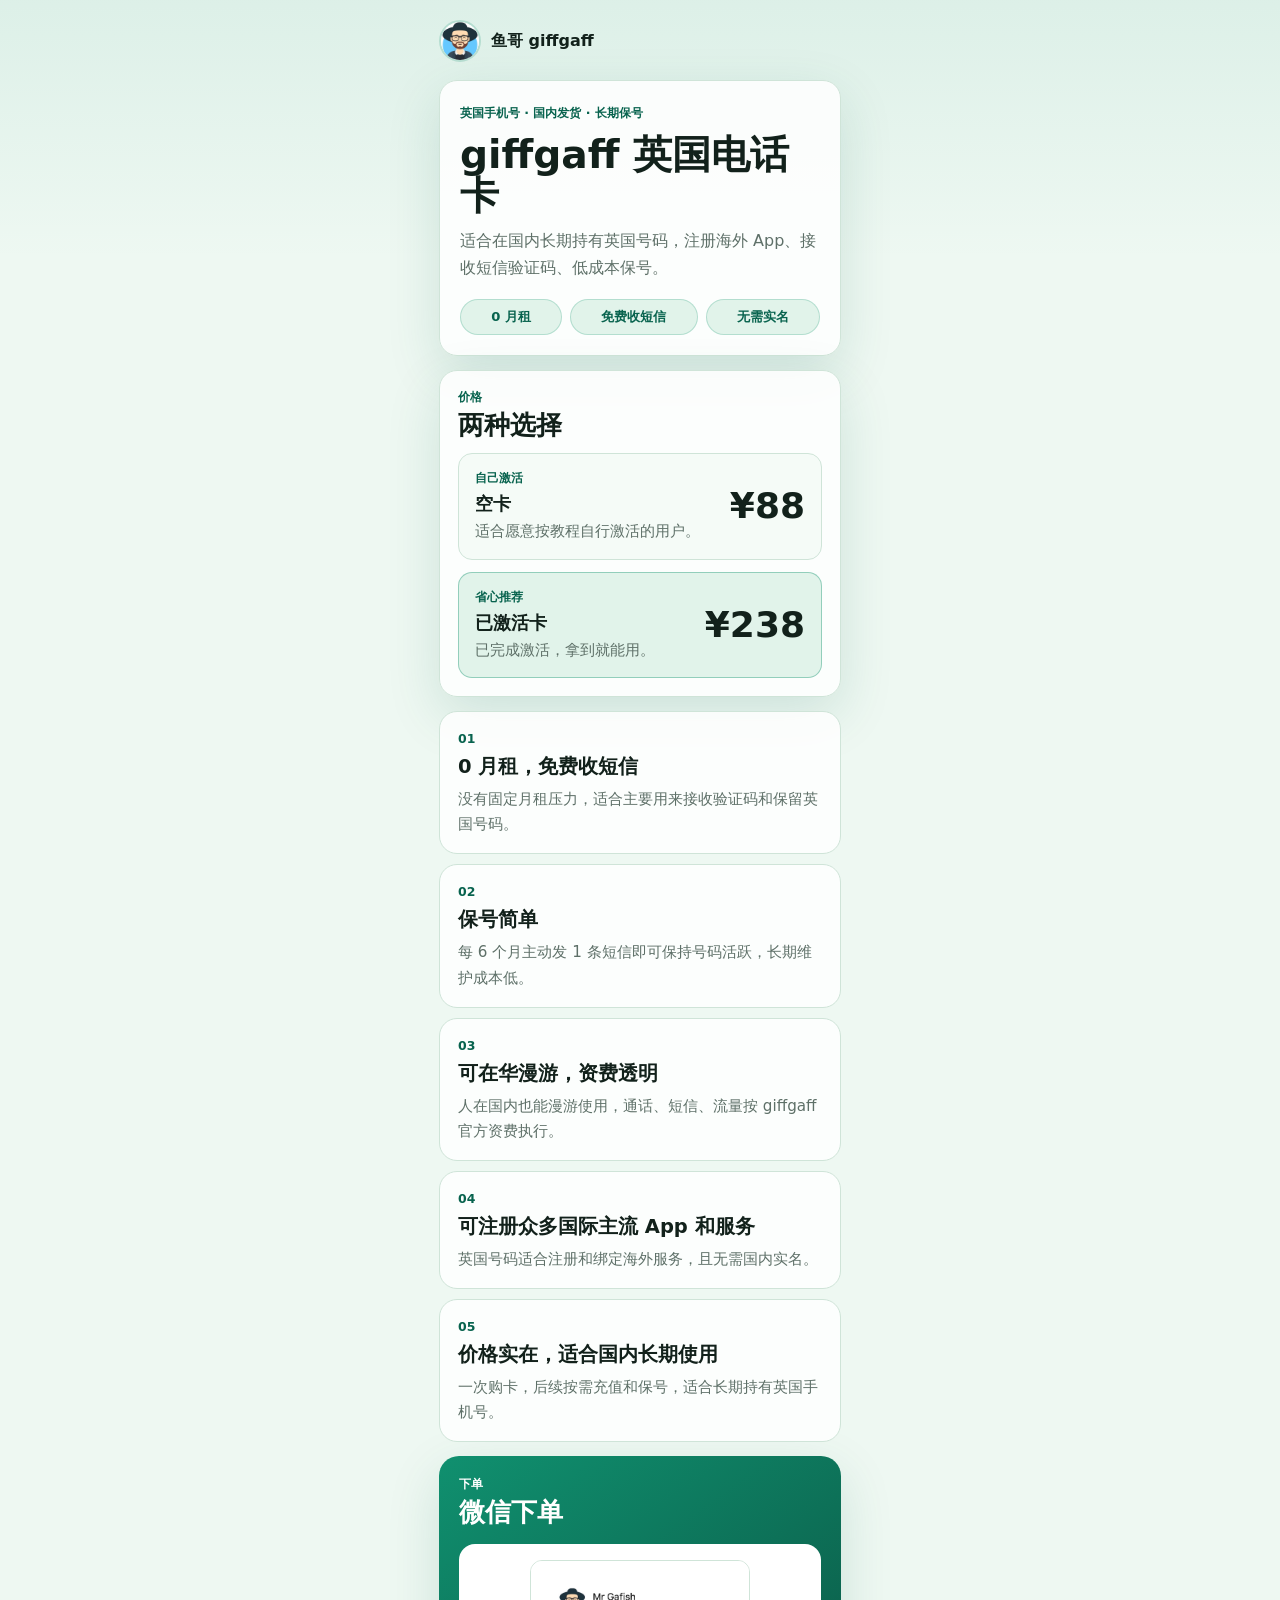
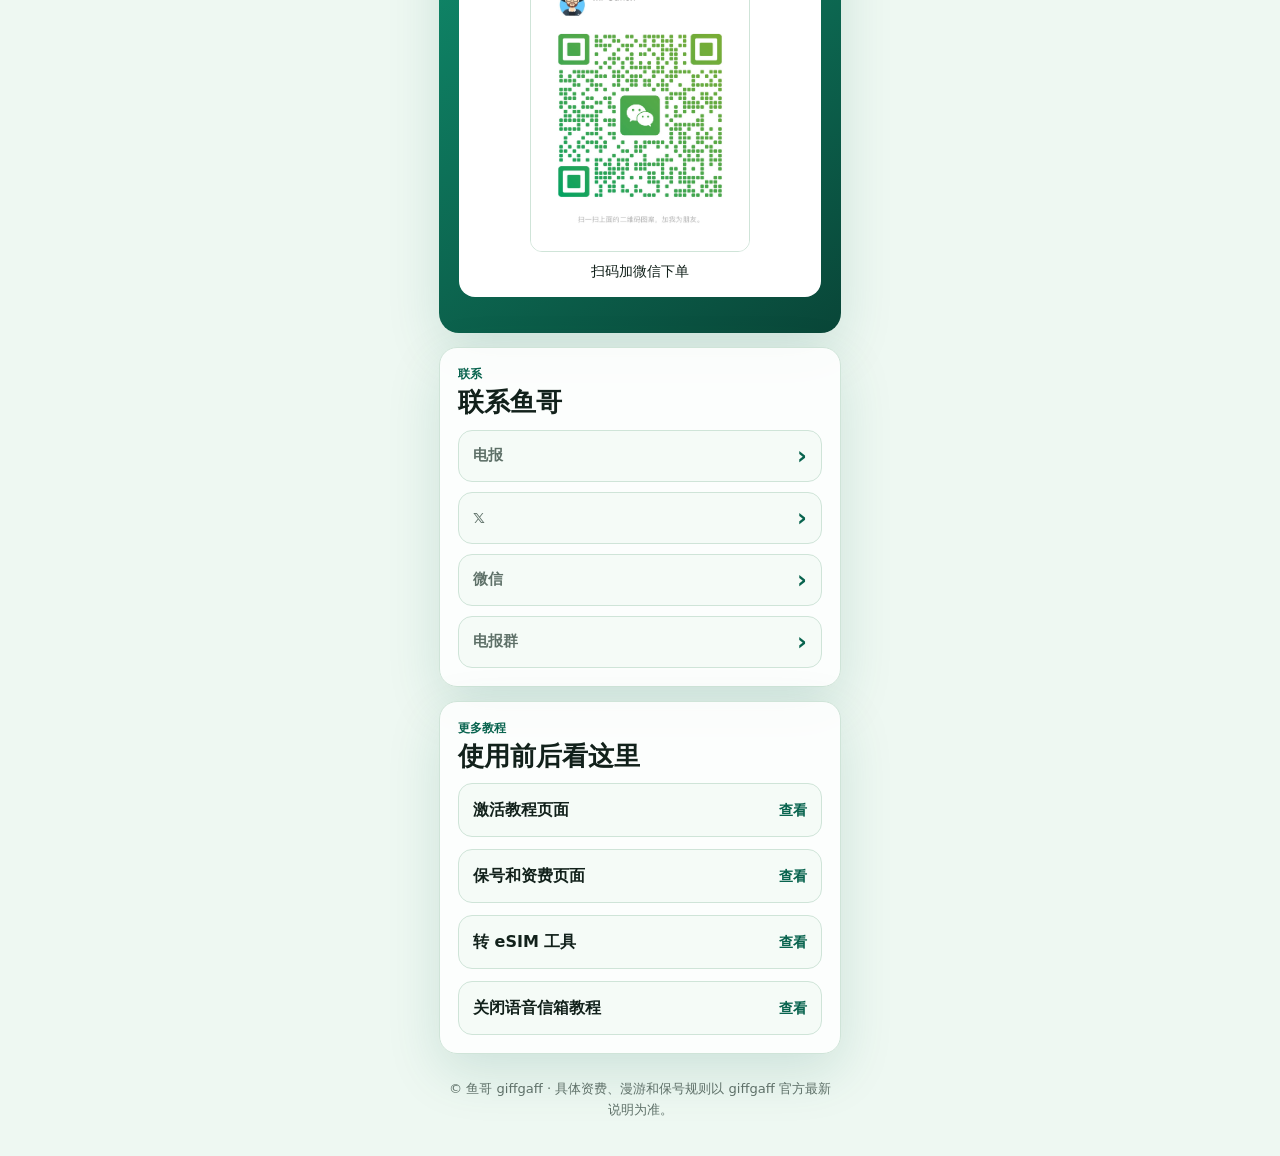
<file: index.html>
<!doctype html>
<html lang="zh-CN">
  <head>
    <meta charset="utf-8">
    <meta name="viewport" content="width=device-width, initial-scale=1">
    <meta name="description" content="giffgaff 英国电话卡，0 月租、免费收短信、保号简单、可在华漫游，适合国内长期使用。">
    <title>giffgaff 英国电话卡｜鱼哥 giffgaff</title>
    <link rel="stylesheet" href="./styles.css">
    <script async src="https://www.googletagmanager.com/gtag/js?id=G-R20PEX1LN4"></script>
    <script>
      window.dataLayer = window.dataLayer || [];
      function gtag(){dataLayer.push(arguments);}
      gtag("js", new Date());
      gtag("config", "G-R20PEX1LN4");
    </script>
  </head>
  <body>
    <main class="app-shell">
      <header class="topbar">
        <a class="seller" href="./index.html" aria-label="鱼哥 giffgaff">
          <img src="./assets/avatar.jpg" alt="" width="42" height="42">
          <span>鱼哥 giffgaff</span>
        </a>
      </header>

      <section class="hero-card">
        <p class="kicker">英国手机号 · 国内发货 · 长期保号</p>
        <h1>giffgaff 英国电话卡</h1>
        <p class="hero-text">适合在国内长期持有英国号码，注册海外 App、接收短信验证码、低成本保号。</p>
        <div class="hero-badges" aria-label="核心优势">
          <span>0 月租</span>
          <span>免费收短信</span>
          <span>无需实名</span>
        </div>
      </section>

      <section class="price-panel" aria-labelledby="price-title">
        <div class="section-title">
          <p>价格</p>
          <h2 id="price-title">两种选择</h2>
        </div>
        <a class="price-item" href="#order">
          <div>
            <p class="tag">自己激活</p>
            <h3>空卡</h3>
            <p>适合愿意按教程自行激活的用户。</p>
          </div>
          <strong>¥88</strong>
        </a>
        <a class="price-item primary" href="#order">
          <div>
            <p class="tag">省心推荐</p>
            <h3>已激活卡</h3>
            <p>已完成激活，拿到就能用。</p>
          </div>
          <strong>¥238</strong>
        </a>
      </section>

      <section class="benefits" aria-label="核心优势">
        <article>
          <span>01</span>
          <h2>0 月租，免费收短信</h2>
          <p>没有固定月租压力，适合主要用来接收验证码和保留英国号码。</p>
        </article>
        <article>
          <span>02</span>
          <h2>保号简单</h2>
          <p>每 6 个月主动发 1 条短信即可保持号码活跃，长期维护成本低。</p>
        </article>
        <article>
          <span>03</span>
          <h2>可在华漫游，资费透明</h2>
          <p>人在国内也能漫游使用，通话、短信、流量按 giffgaff 官方资费执行。</p>
        </article>
        <article>
          <span>04</span>
          <h2>可注册众多国际主流 App 和服务</h2>
          <p>英国号码适合注册和绑定海外服务，且无需国内实名。</p>
        </article>
        <article>
          <span>05</span>
          <h2>价格实在，适合国内长期使用</h2>
          <p>一次购卡，后续按需充值和保号，适合长期持有英国手机号。</p>
        </article>
      </section>

      <section class="order-box" id="order" aria-labelledby="order-title">
        <div class="section-title light">
          <p>下单</p>
          <h2 id="order-title">微信下单</h2>
        </div>
        <div class="qr-card" aria-label="鱼哥微信二维码">
          <img class="qr-image" src="./assets/wechat.jpg" alt="鱼哥微信二维码" width="1146" height="1527">
          <p>扫码加微信下单</p>
        </div>
      </section>

      <section class="contact-box" aria-labelledby="contact-title">
        <div class="section-title">
          <p>联系</p>
          <h2 id="contact-title">联系鱼哥</h2>
        </div>
        <div class="contact-list">
          <a href="https://t.me/MrGafish" target="_blank" rel="noopener">
            <span>电报</span>
            <strong aria-hidden="true">›</strong>
          </a>
          <a href="https://x.com/MrGafish" target="_blank" rel="noopener">
            <span>𝕏</span>
            <strong aria-hidden="true">›</strong>
          </a>
          <button class="wechat-trigger" type="button" aria-haspopup="dialog">
            <span>微信</span>
            <strong aria-hidden="true">›</strong>
          </button>
          <a href="https://t.me/+HYbHZJE4GydhNjFl" target="_blank" rel="noopener">
            <span>电报群</span>
            <strong aria-hidden="true">›</strong>
          </a>
        </div>
      </section>

      <section class="guide-links" aria-labelledby="guide-title">
        <div class="section-title">
          <p>更多教程</p>
          <h2 id="guide-title">使用前后看这里</h2>
        </div>
        <a href="./activation.html">
          <span>激活教程页面</span>
          <strong>查看</strong>
        </a>
        <a href="./keepalive.html">
          <span>保号和资费页面</span>
          <strong>查看</strong>
        </a>
        <a href="https://esim.cosr.eu.org/giffgaff" target="_blank" rel="noopener">
          <span>转 eSIM 工具</span>
          <strong>查看</strong>
        </a>
        <a href="./voicemail.html">
          <span>关闭语音信箱教程</span>
          <strong>查看</strong>
        </a>
      </section>

      <footer class="site-footer">
        <p>© 鱼哥 giffgaff · 具体资费、漫游和保号规则以 giffgaff 官方最新说明为准。</p>
      </footer>

      <dialog class="wechat-preview" aria-label="微信二维码">
        <button class="preview-close" type="button" aria-label="关闭微信二维码">×</button>
        <img src="./assets/wechat.jpg" alt="鱼哥微信二维码">
        <p>微信：mr_gafish</p>
      </dialog>
    </main>
    <script>
      const wechatPreview = document.querySelector(".wechat-preview");
      const wechatTrigger = document.querySelector(".wechat-trigger");
      const wechatClose = wechatPreview.querySelector(".preview-close");

      wechatTrigger.addEventListener("click", () => {
        wechatPreview.showModal();
      });

      wechatClose.addEventListener("click", () => {
        wechatPreview.close();
      });

      wechatPreview.addEventListener("click", (event) => {
        if (event.target === wechatPreview) {
          wechatPreview.close();
        }
      });
    </script>
  </body>
</html>
</file>
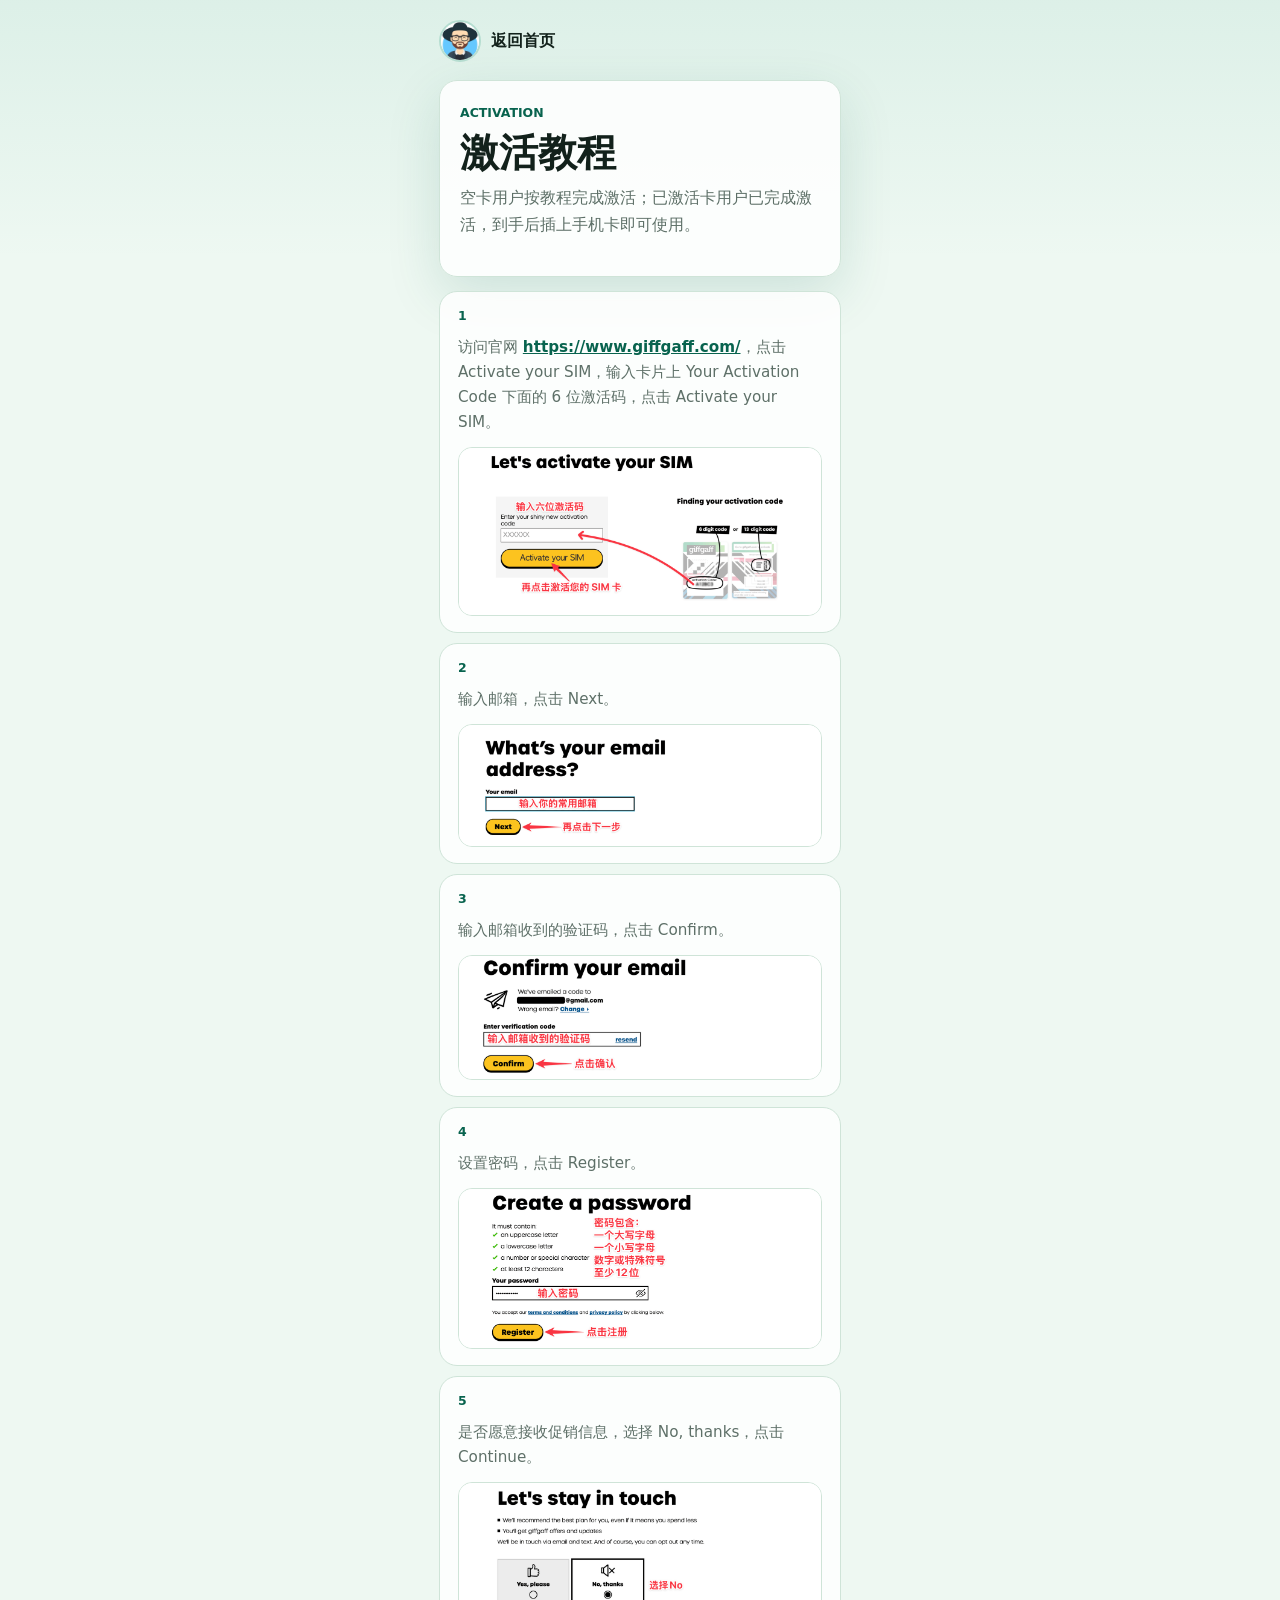
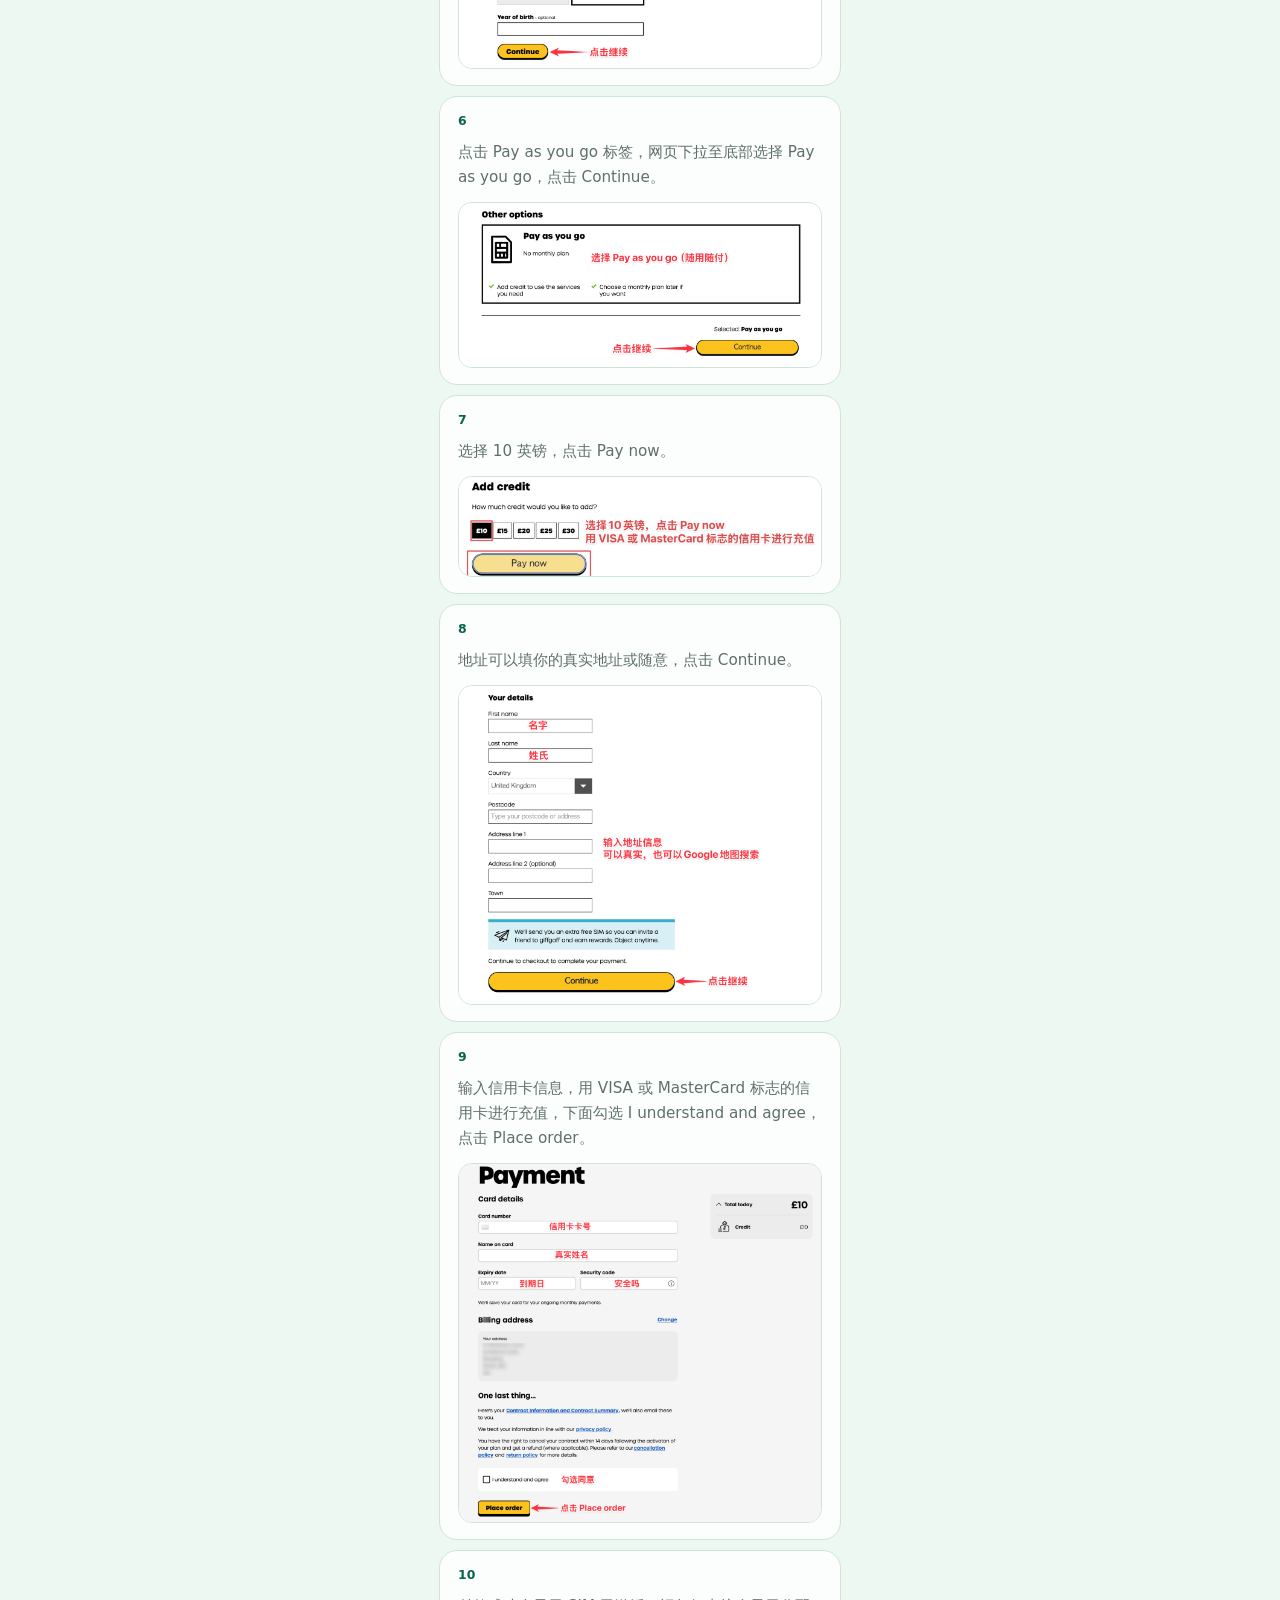
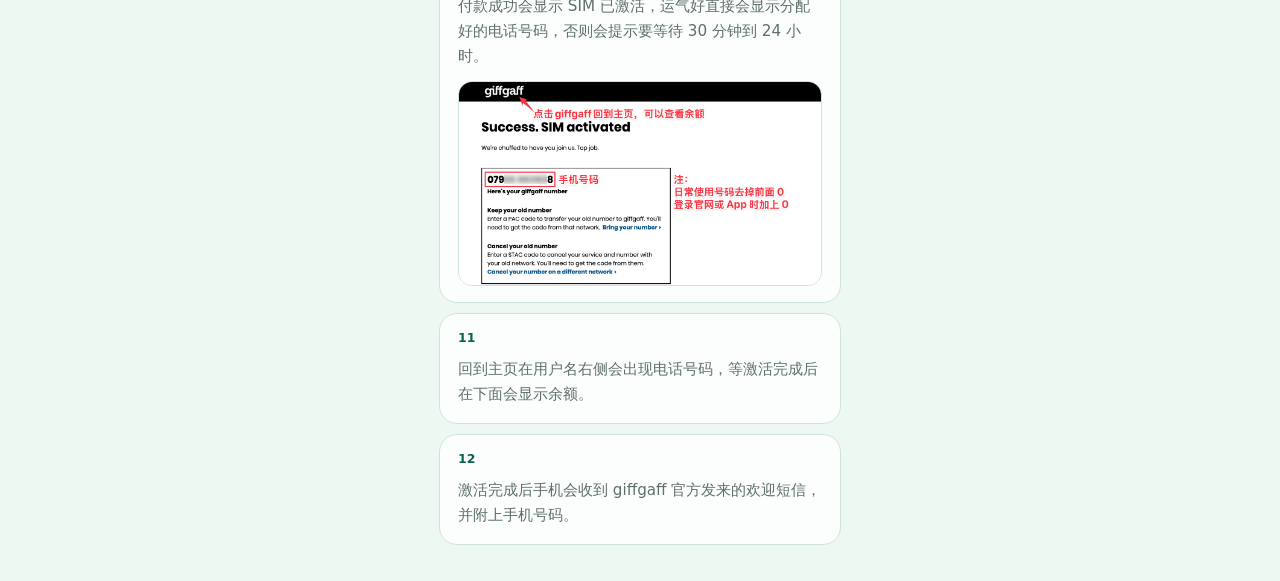
<file: activation.html>
<!doctype html>
<html lang="zh-CN">
  <head>
    <meta charset="utf-8">
    <meta name="viewport" content="width=device-width, initial-scale=1">
    <title>giffgaff 激活教程｜鱼哥 giffgaff</title>
    <link rel="stylesheet" href="./styles.css">
    <script async src="https://www.googletagmanager.com/gtag/js?id=G-R20PEX1LN4"></script>
    <script>
      window.dataLayer = window.dataLayer || [];
      function gtag(){dataLayer.push(arguments);}
      gtag("js", new Date());
      gtag("config", "G-R20PEX1LN4");
    </script>
  </head>
  <body>
    <main class="app-shell">
      <header class="topbar">
        <a class="seller" href="./index.html">
          <img src="./assets/avatar.jpg" alt="" width="42" height="42">
          <span>返回首页</span>
        </a>
      </header>
      <section class="hero-card">
        <p class="kicker">Activation</p>
        <h1>激活教程</h1>
        <p class="hero-text">空卡用户按教程完成激活；已激活卡用户已完成激活，到手后插上手机卡即可使用。</p>
      </section>
      <section class="benefits tutorial-steps">
        <article>
          <span>1</span>
          <p>访问官网 <a href="https://www.giffgaff.com/" target="_blank" rel="noopener">https://www.giffgaff.com/</a>，点击 Activate your SIM，输入卡片上 Your Activation Code 下面的 6 位激活码，点击 Activate your SIM。</p>
          <img class="step-image" src="./assets/step1.png" alt="giffgaff 激活步骤 1 截图" tabindex="0">
        </article>
        <article>
          <span>2</span>
          <p>输入邮箱，点击 Next。</p>
          <img class="step-image" src="./assets/step2.png" alt="giffgaff 激活步骤 2 截图" tabindex="0">
        </article>
        <article>
          <span>3</span>
          <p>输入邮箱收到的验证码，点击 Confirm。</p>
          <img class="step-image" src="./assets/step3.png" alt="giffgaff 激活步骤 3 截图" tabindex="0">
        </article>
        <article>
          <span>4</span>
          <p>设置密码，点击 Register。</p>
          <img class="step-image" src="./assets/step4.png" alt="giffgaff 激活步骤 4 截图" tabindex="0">
        </article>
        <article>
          <span>5</span>
          <p>是否愿意接收促销信息，选择 No, thanks，点击 Continue。</p>
          <img class="step-image" src="./assets/step5.png" alt="giffgaff 激活步骤 5 截图" tabindex="0">
        </article>
        <article>
          <span>6</span>
          <p>点击 Pay as you go 标签，网页下拉至底部选择 Pay as you go，点击 Continue。</p>
          <img class="step-image" src="./assets/step6.png" alt="giffgaff 激活步骤 6 截图" tabindex="0">
        </article>
        <article>
          <span>7</span>
          <p>选择 10 英镑，点击 Pay now。</p>
          <img class="step-image" src="./assets/step7.jpeg" alt="giffgaff 激活步骤 7 截图" tabindex="0">
        </article>
        <article>
          <span>8</span>
          <p>地址可以填你的真实地址或随意，点击 Continue。</p>
          <img class="step-image" src="./assets/step8.png" alt="giffgaff 激活步骤 8 截图" tabindex="0">
        </article>
        <article>
          <span>9</span>
          <p>输入信用卡信息，用 VISA 或 MasterCard 标志的信用卡进行充值，下面勾选 I understand and agree，点击 Place order。</p>
          <img class="step-image" src="./assets/step9.png" alt="giffgaff 激活步骤 9 截图" tabindex="0">
        </article>
        <article>
          <span>10</span>
          <p>付款成功会显示 SIM 已激活，运气好直接会显示分配好的电话号码，否则会提示要等待 30 分钟到 24 小时。</p>
          <img class="step-image" src="./assets/step10.png" alt="giffgaff 激活步骤 10 截图" tabindex="0">
        </article>
        <article>
          <span>11</span>
          <p>回到主页在用户名右侧会出现电话号码，等激活完成后在下面会显示余额。</p>
        </article>
        <article>
          <span>12</span>
          <p>激活完成后手机会收到 giffgaff 官方发来的欢迎短信，并附上手机号码。</p>
        </article>
      </section>

      <dialog class="image-preview" aria-label="步骤图片预览">
        <button class="preview-close" type="button" aria-label="关闭图片预览">×</button>
        <img alt="">
      </dialog>
    </main>
    <script>
      const preview = document.querySelector(".image-preview");
      const previewImage = preview.querySelector("img");
      const closeButton = preview.querySelector(".preview-close");

      document.querySelectorAll(".step-image").forEach((image) => {
        const openPreview = () => {
          previewImage.src = image.src;
          previewImage.alt = image.alt;
          preview.showModal();
        };

        image.addEventListener("click", openPreview);
        image.addEventListener("keydown", (event) => {
          if (event.key === "Enter" || event.key === " ") {
            event.preventDefault();
            openPreview();
          }
        });
      });

      closeButton.addEventListener("click", () => preview.close());
      preview.addEventListener("click", (event) => {
        if (event.target === preview) {
          preview.close();
        }
      });
    </script>
  </body>
</html>
</file>
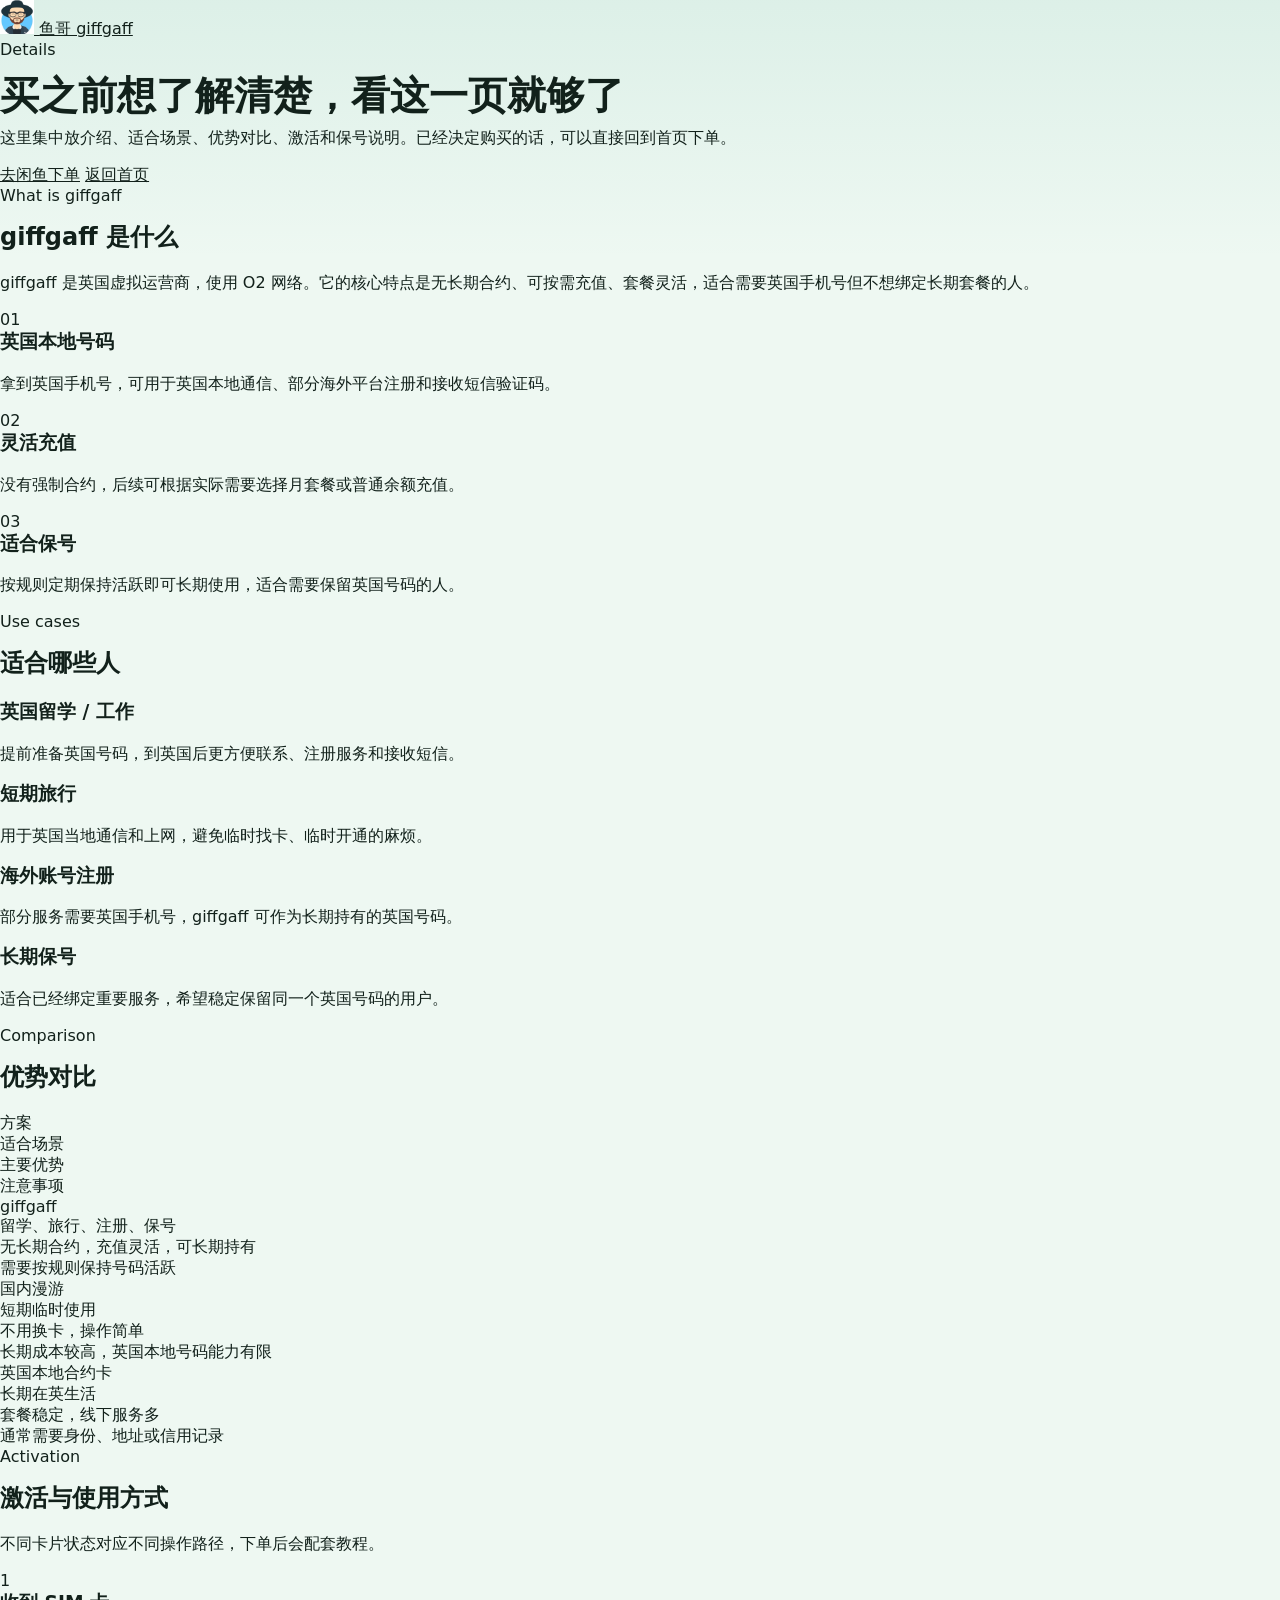
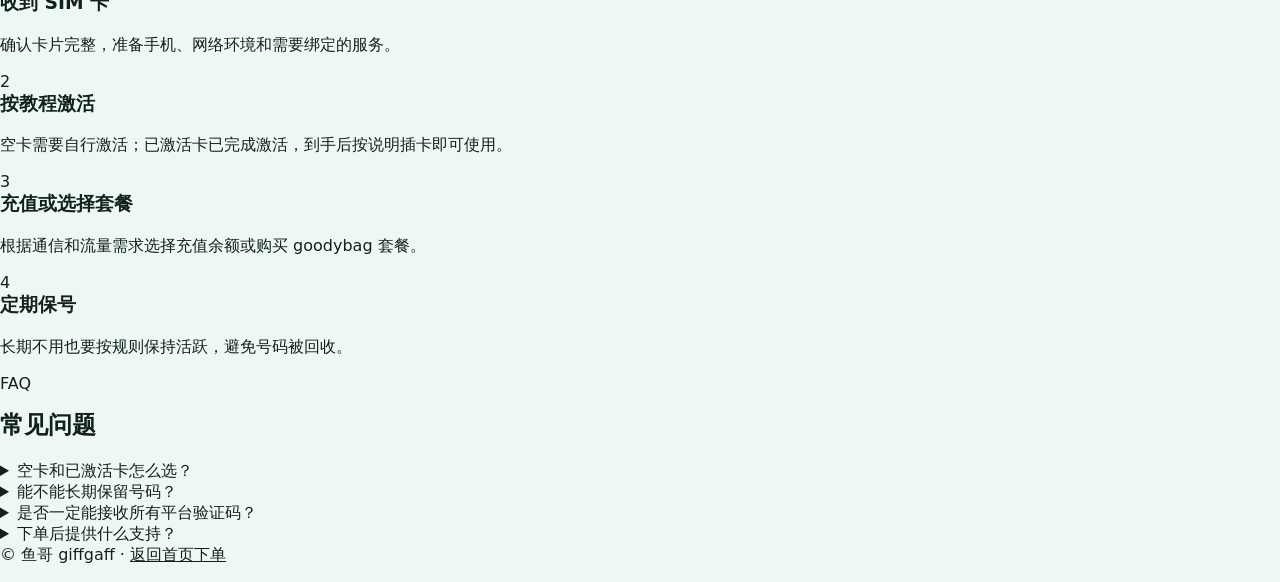
<file: details.html>
<!doctype html>
<html lang="zh-CN">
  <head>
    <meta charset="utf-8">
    <meta name="viewport" content="width=device-width, initial-scale=1">
    <meta name="description" content="giffgaff 英国电话卡介绍、优势对比、激活方式和常见问题。">
    <title>giffgaff 英国电话卡详情｜鱼哥 giffgaff</title>
    <link rel="stylesheet" href="./styles.css">
    <script async src="https://www.googletagmanager.com/gtag/js?id=G-R20PEX1LN4"></script>
    <script>
      window.dataLayer = window.dataLayer || [];
      function gtag(){dataLayer.push(arguments);}
      gtag("js", new Date());
      gtag("config", "G-R20PEX1LN4");
    </script>
  </head>
  <body>
    <header class="site-header">
      <a class="brand" href="./index.html" aria-label="鱼哥 giffgaff">
        <img class="brand-avatar" src="./assets/avatar.jpg" alt="" width="34" height="34">
        <span>鱼哥 giffgaff</span>
      </a>
    </header>

    <main>
      <section class="detail-hero">
        <p class="eyebrow">Details</p>
        <h1><span>买之前想了解清楚，</span><span>看这一页就够了</span></h1>
        <p class="intro">这里集中放介绍、适合场景、优势对比、激活和保号说明。已经决定购买的话，可以直接回到首页下单。</p>
        <div class="hero-actions">
          <a class="button primary" href="./index.html#order">去闲鱼下单</a>
          <a class="button secondary" href="./index.html">返回首页</a>
        </div>
      </section>

      <section class="section" aria-labelledby="about-title">
        <div class="section-head">
          <p class="eyebrow">What is giffgaff</p>
          <h2 id="about-title">giffgaff 是什么</h2>
          <p>giffgaff 是英国虚拟运营商，使用 O2 网络。它的核心特点是无长期合约、可按需充值、套餐灵活，适合需要英国手机号但不想绑定长期套餐的人。</p>
        </div>
        <div class="feature-grid">
          <article>
            <span class="icon">01</span>
            <h3>英国本地号码</h3>
            <p>拿到英国手机号，可用于英国本地通信、部分海外平台注册和接收短信验证码。</p>
          </article>
          <article>
            <span class="icon">02</span>
            <h3>灵活充值</h3>
            <p>没有强制合约，后续可根据实际需要选择月套餐或普通余额充值。</p>
          </article>
          <article>
            <span class="icon">03</span>
            <h3>适合保号</h3>
            <p>按规则定期保持活跃即可长期使用，适合需要保留英国号码的人。</p>
          </article>
        </div>
      </section>

      <section class="section" aria-labelledby="use-title">
        <div class="section-head">
          <p class="eyebrow">Use cases</p>
          <h2 id="use-title">适合哪些人</h2>
        </div>
        <div class="use-list">
          <article>
            <h3>英国留学 / 工作</h3>
            <p>提前准备英国号码，到英国后更方便联系、注册服务和接收短信。</p>
          </article>
          <article>
            <h3>短期旅行</h3>
            <p>用于英国当地通信和上网，避免临时找卡、临时开通的麻烦。</p>
          </article>
          <article>
            <h3>海外账号注册</h3>
            <p>部分服务需要英国手机号，giffgaff 可作为长期持有的英国号码。</p>
          </article>
          <article>
            <h3>长期保号</h3>
            <p>适合已经绑定重要服务，希望稳定保留同一个英国号码的用户。</p>
          </article>
        </div>
      </section>

      <section class="section compare-section" id="compare" aria-labelledby="compare-title">
        <div class="section-head">
          <p class="eyebrow">Comparison</p>
          <h2 id="compare-title">优势对比</h2>
        </div>
        <div class="compare-table" role="table" aria-label="giffgaff 与常见方案对比">
          <div class="row head" role="row">
            <div role="columnheader">方案</div>
            <div role="columnheader">适合场景</div>
            <div role="columnheader">主要优势</div>
            <div role="columnheader">注意事项</div>
          </div>
          <div class="row" role="row">
            <div role="cell">giffgaff</div>
            <div role="cell">留学、旅行、注册、保号</div>
            <div role="cell">无长期合约，充值灵活，可长期持有</div>
            <div role="cell">需要按规则保持号码活跃</div>
          </div>
          <div class="row" role="row">
            <div role="cell">国内漫游</div>
            <div role="cell">短期临时使用</div>
            <div role="cell">不用换卡，操作简单</div>
            <div role="cell">长期成本较高，英国本地号码能力有限</div>
          </div>
          <div class="row" role="row">
            <div role="cell">英国本地合约卡</div>
            <div role="cell">长期在英生活</div>
            <div role="cell">套餐稳定，线下服务多</div>
            <div role="cell">通常需要身份、地址或信用记录</div>
          </div>
        </div>
      </section>

      <section class="section steps-section" id="activate" aria-labelledby="activate-title">
        <div class="section-head">
          <p class="eyebrow">Activation</p>
          <h2 id="activate-title">激活与使用方式</h2>
          <p>不同卡片状态对应不同操作路径，下单后会配套教程。</p>
        </div>
        <div class="steps">
          <article>
            <span>1</span>
            <h3>收到 SIM 卡</h3>
            <p>确认卡片完整，准备手机、网络环境和需要绑定的服务。</p>
          </article>
          <article>
            <span>2</span>
            <h3>按教程激活</h3>
            <p>空卡需要自行激活；已激活卡已完成激活，到手后按说明插卡即可使用。</p>
          </article>
          <article>
            <span>3</span>
            <h3>充值或选择套餐</h3>
            <p>根据通信和流量需求选择充值余额或购买 goodybag 套餐。</p>
          </article>
          <article>
            <span>4</span>
            <h3>定期保号</h3>
            <p>长期不用也要按规则保持活跃，避免号码被回收。</p>
          </article>
        </div>
      </section>

      <section class="section faq-section" aria-labelledby="faq-title">
        <div class="section-head">
          <p class="eyebrow">FAQ</p>
          <h2 id="faq-title">常见问题</h2>
        </div>
        <div class="faq-list">
          <details>
            <summary>空卡和已激活卡怎么选？</summary>
            <p>想省钱且愿意自己操作，选空卡；希望减少激活步骤、到手更省心，选已激活卡。</p>
          </details>
          <details>
            <summary>能不能长期保留号码？</summary>
            <p>可以长期持有，但需要按 giffgaff 的号码活跃规则定期操作。下单后建议严格按教程执行。</p>
          </details>
          <details>
            <summary>是否一定能接收所有平台验证码？</summary>
            <p>不同平台的风控规则不同，无法承诺所有平台都能接收。购买前请先确认你的主要用途。</p>
          </details>
          <details>
            <summary>下单后提供什么支持？</summary>
            <p>提供购买、激活、充值、保号相关教程，帮助你完成从收卡到使用的关键步骤。</p>
          </details>
        </div>
      </section>
    </main>

    <footer class="footer">
      <p>© 鱼哥 giffgaff · <a href="./index.html#order">返回首页下单</a></p>
    </footer>
  </body>
</html>
</file>
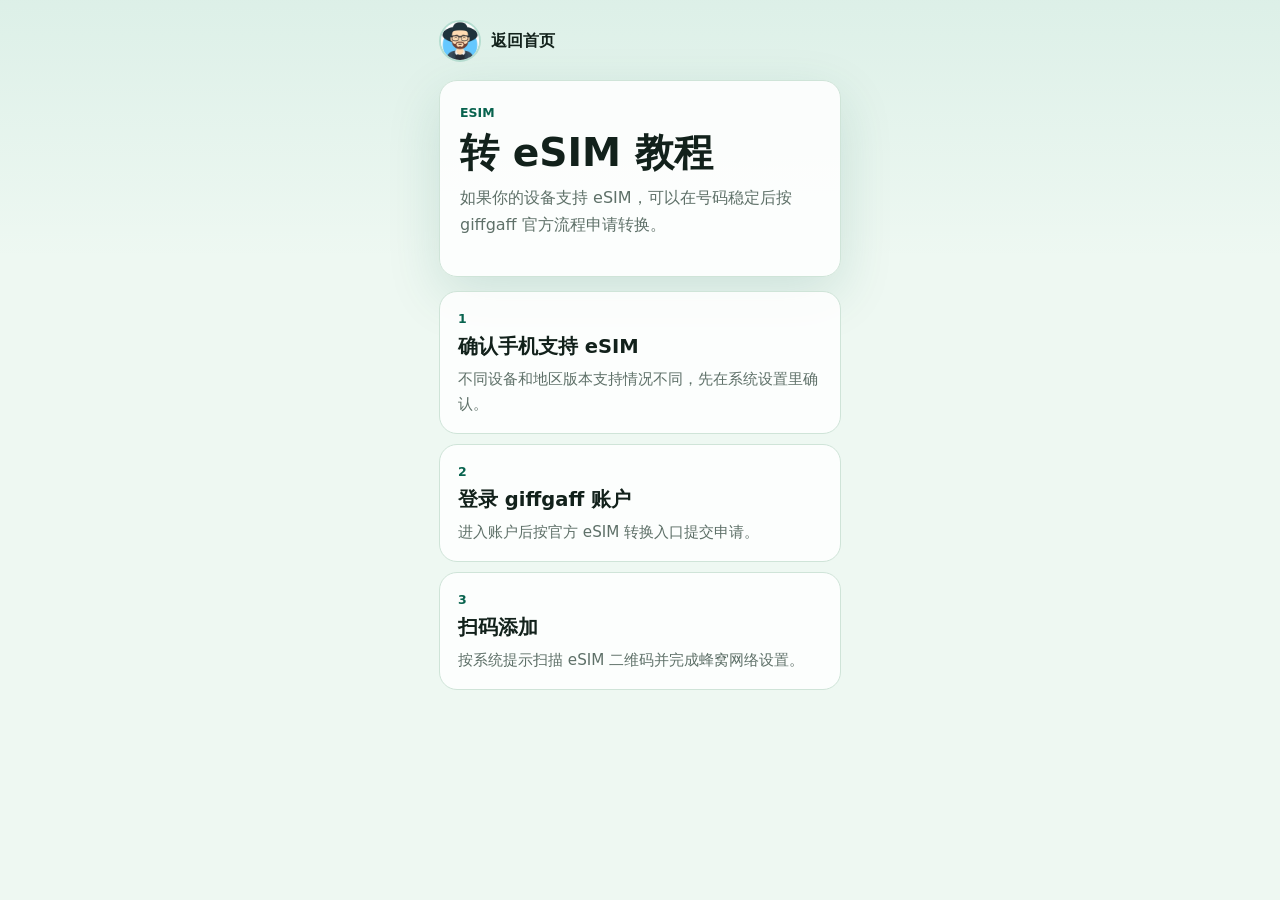
<file: esim.html>
<!doctype html>
<html lang="zh-CN">
  <head>
    <meta charset="utf-8">
    <meta name="viewport" content="width=device-width, initial-scale=1">
    <title>giffgaff 转 eSIM 教程｜鱼哥 giffgaff</title>
    <link rel="stylesheet" href="./styles.css">
    <script async src="https://www.googletagmanager.com/gtag/js?id=G-R20PEX1LN4"></script>
    <script>
      window.dataLayer = window.dataLayer || [];
      function gtag(){dataLayer.push(arguments);}
      gtag("js", new Date());
      gtag("config", "G-R20PEX1LN4");
    </script>
  </head>
  <body>
    <main class="app-shell">
      <header class="topbar">
        <a class="seller" href="./index.html">
          <img src="./assets/avatar.jpg" alt="" width="42" height="42">
          <span>返回首页</span>
        </a>
      </header>
      <section class="hero-card">
        <p class="kicker">eSIM</p>
        <h1>转 eSIM 教程</h1>
        <p class="hero-text">如果你的设备支持 eSIM，可以在号码稳定后按 giffgaff 官方流程申请转换。</p>
      </section>
      <section class="benefits">
        <article><span>1</span><h2>确认手机支持 eSIM</h2><p>不同设备和地区版本支持情况不同，先在系统设置里确认。</p></article>
        <article><span>2</span><h2>登录 giffgaff 账户</h2><p>进入账户后按官方 eSIM 转换入口提交申请。</p></article>
        <article><span>3</span><h2>扫码添加</h2><p>按系统提示扫描 eSIM 二维码并完成蜂窝网络设置。</p></article>
      </section>
    </main>
  </body>
</html>
</file>
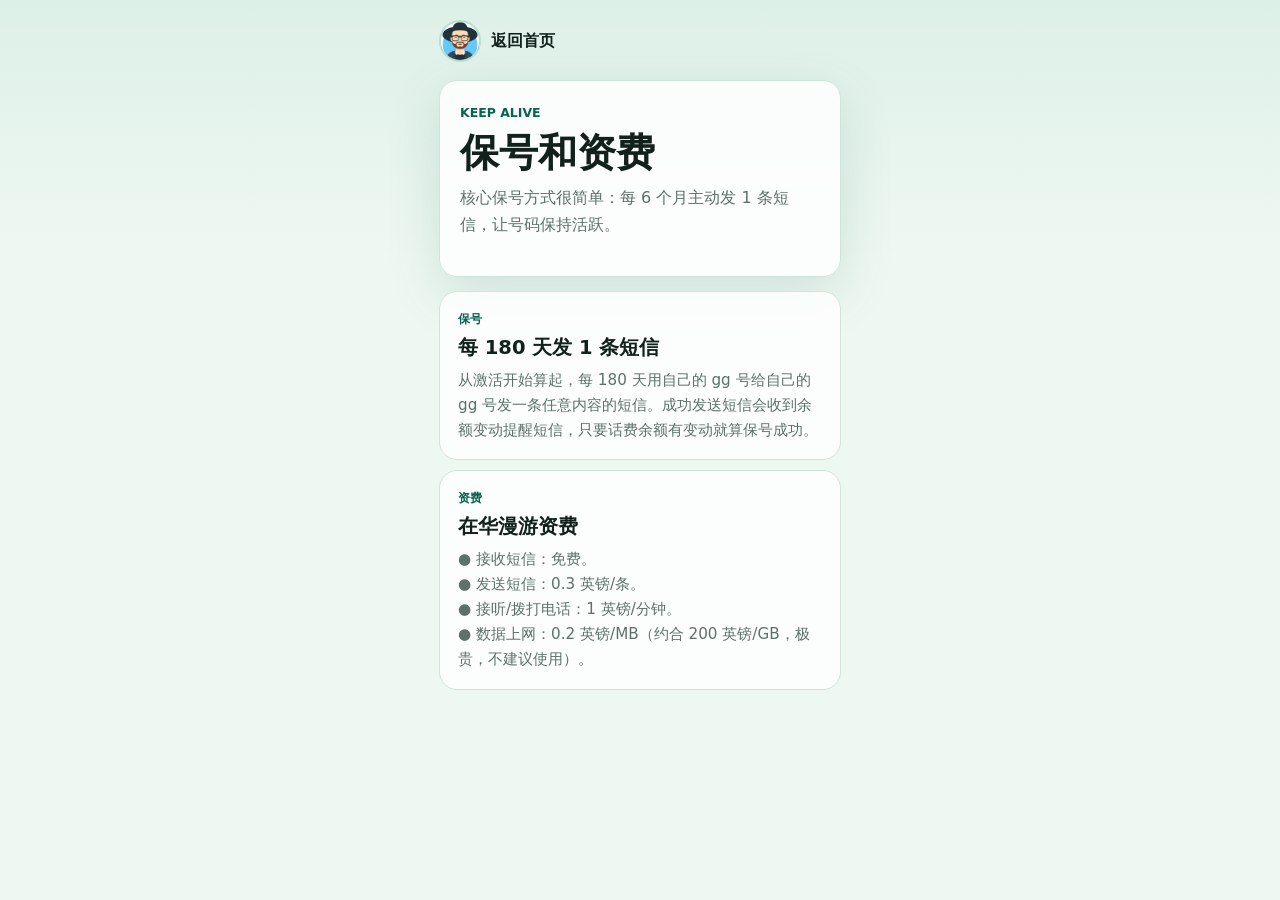
<file: keepalive.html>
<!doctype html>
<html lang="zh-CN">
  <head>
    <meta charset="utf-8">
    <meta name="viewport" content="width=device-width, initial-scale=1">
    <title>giffgaff 保号和资费｜鱼哥 giffgaff</title>
    <link rel="stylesheet" href="./styles.css">
    <script async src="https://www.googletagmanager.com/gtag/js?id=G-R20PEX1LN4"></script>
    <script>
      window.dataLayer = window.dataLayer || [];
      function gtag(){dataLayer.push(arguments);}
      gtag("js", new Date());
      gtag("config", "G-R20PEX1LN4");
    </script>
  </head>
  <body>
    <main class="app-shell">
      <header class="topbar">
        <a class="seller" href="./index.html">
          <img src="./assets/avatar.jpg" alt="" width="42" height="42">
          <span>返回首页</span>
        </a>
      </header>
      <section class="hero-card">
        <p class="kicker">Keep alive</p>
        <h1>保号和资费</h1>
        <p class="hero-text">核心保号方式很简单：每 6 个月主动发 1 条短信，让号码保持活跃。</p>
      </section>
      <section class="benefits">
        <article>
          <span>保号</span>
          <h2>每 180 天发 1 条短信</h2>
          <p>从激活开始算起，每 180 天用自己的 gg 号给自己的 gg 号发一条任意内容的短信。成功发送短信会收到余额变动提醒短信，只要话费余额有变动就算保号成功。</p>
        </article>
        <article>
          <span>资费</span>
          <h2>在华漫游资费</h2>
          <p>● 接收短信：免费。</p>
          <p>● 发送短信：0.3 英镑/条。</p>
          <p>● 接听/拨打电话：1 英镑/分钟。</p>
          <p>● 数据上网：0.2 英镑/MB（约合 200 英镑/GB，极贵，不建议使用）。</p>
        </article>
      </section>
    </main>
  </body>
</html>
</file>
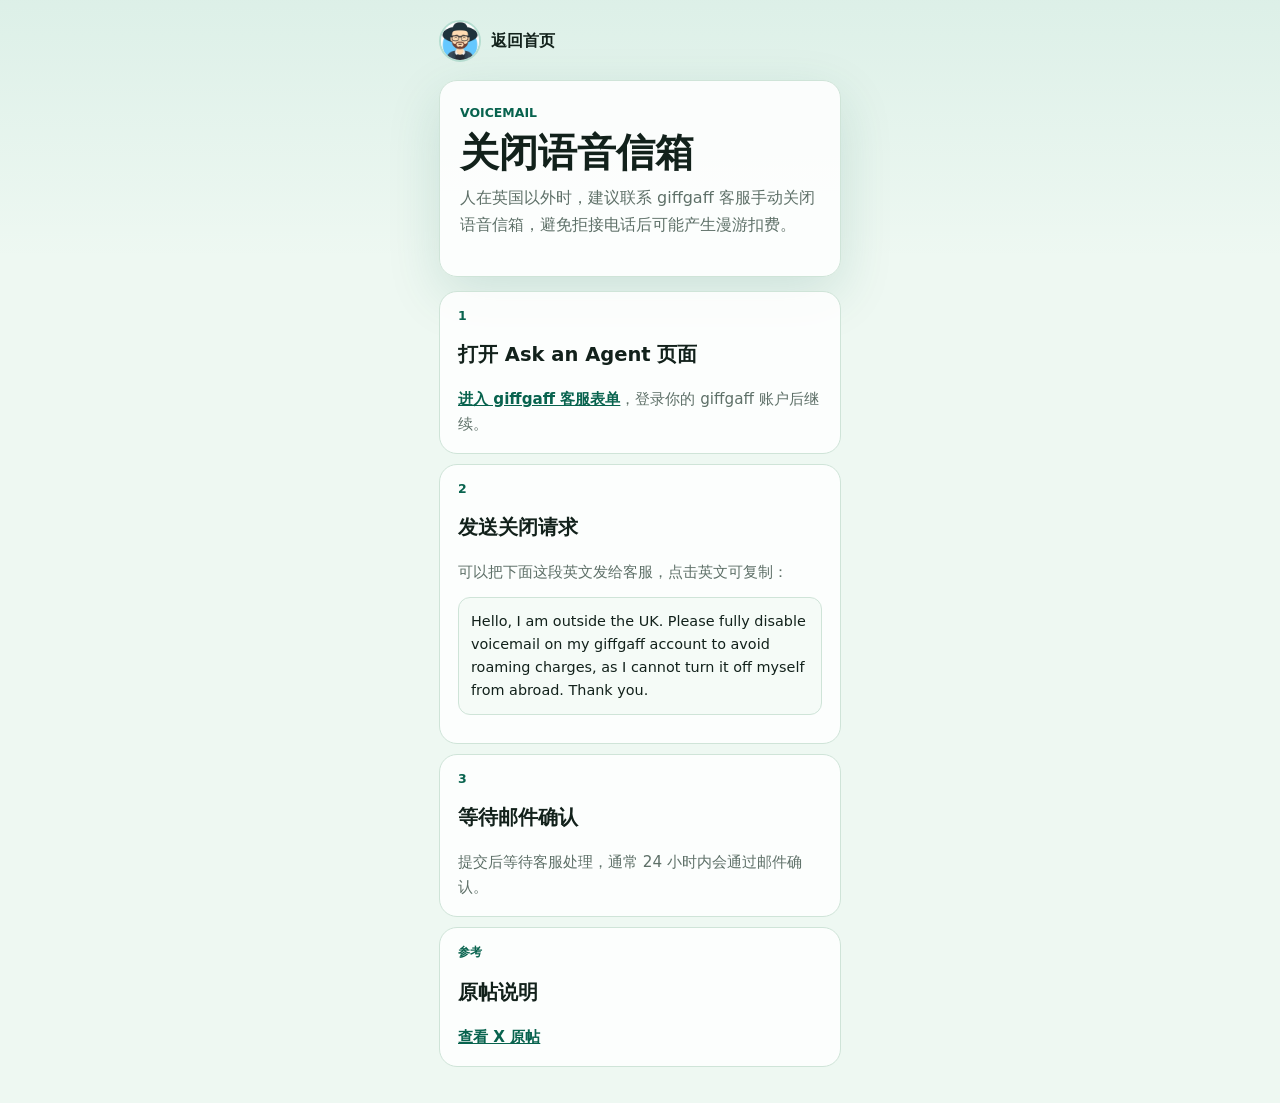
<file: voicemail.html>
<!doctype html>
<html lang="zh-CN">
  <head>
    <meta charset="utf-8">
    <meta name="viewport" content="width=device-width, initial-scale=1">
    <title>giffgaff 关闭语音信箱｜鱼哥 giffgaff</title>
    <link rel="stylesheet" href="./styles.css">
    <script async src="https://www.googletagmanager.com/gtag/js?id=G-R20PEX1LN4"></script>
    <script>
      window.dataLayer = window.dataLayer || [];
      function gtag(){dataLayer.push(arguments);}
      gtag("js", new Date());
      gtag("config", "G-R20PEX1LN4");
    </script>
  </head>
  <body>
    <main class="app-shell">
      <header class="topbar">
        <a class="seller" href="./index.html">
          <img src="./assets/avatar.jpg" alt="" width="42" height="42">
          <span>返回首页</span>
        </a>
      </header>
      <section class="hero-card">
        <p class="kicker">Voicemail</p>
        <h1>关闭语音信箱</h1>
        <p class="hero-text">人在英国以外时，建议联系 giffgaff 客服手动关闭语音信箱，避免拒接电话后可能产生漫游扣费。</p>
      </section>
      <section class="benefits tutorial-steps">
        <article>
          <span>1</span>
          <h2>打开 Ask an Agent 页面</h2>
          <p><a href="https://support2.giffgaff.com/app/ask/International-and-Roaming/Accessing-voicemail-while-abroad/form/" target="_blank" rel="noopener">进入 giffgaff 客服表单</a>，登录你的 giffgaff 账户后继续。</p>
        </article>
        <article>
          <span>2</span>
          <h2>发送关闭请求</h2>
          <p>可以把下面这段英文发给客服，点击英文可复制：</p>
          <button class="copy-text" type="button" data-copy="Hello, I am outside the UK. Please fully disable voicemail on my giffgaff account to avoid roaming charges, as I cannot turn it off myself from abroad. Thank you.">Hello, I am outside the UK. Please fully disable voicemail on my giffgaff account to avoid roaming charges, as I cannot turn it off myself from abroad. Thank you.</button>
          <p class="copy-tip" aria-live="polite"></p>
        </article>
        <article>
          <span>3</span>
          <h2>等待邮件确认</h2>
          <p>提交后等待客服处理，通常 24 小时内会通过邮件确认。</p>
        </article>
        <article>
          <span>参考</span>
          <h2>原帖说明</h2>
          <p><a href="https://x.com/0xFunX/status/2061062981992243585" target="_blank" rel="noopener">查看 X 原帖</a></p>
        </article>
      </section>
    </main>
    <script>
      const copyButton = document.querySelector(".copy-text");
      const copyTip = document.querySelector(".copy-tip");

      copyButton.addEventListener("click", async () => {
        await navigator.clipboard.writeText(copyButton.dataset.copy);
        copyTip.textContent = "已复制，可以粘贴给客服。";
        setTimeout(() => {
          copyTip.textContent = "";
        }, 2200);
      });
    </script>
  </body>
</html>
</file>
<file: styles.css>
:root {
  color-scheme: light;
  --bg: #eef8f2;
  --paper: #ffffff;
  --soft: #e1f3ea;
  --soft-2: #f5fbf7;
  --ink: #12211b;
  --muted: #5e7068;
  --line: #cfe4d8;
  --green: #10906f;
  --green-dark: #08634e;
  --green-deep: #094638;
  --gold: #f2b94f;
  --shadow: 0 18px 54px rgba(8, 99, 78, 0.14);
}

* {
  box-sizing: border-box;
}

html {
  scroll-behavior: smooth;
}

body {
  margin: 0;
  color: var(--ink);
  background:
    linear-gradient(180deg, rgba(16, 144, 111, 0.08), transparent 260px),
    var(--bg);
  font-family: ui-sans-serif, system-ui, -apple-system, BlinkMacSystemFont, "Segoe UI", sans-serif;
}

a {
  color: inherit;
}

.app-shell {
  width: min(100%, 430px);
  min-height: 100vh;
  margin: 0 auto;
  padding: 14px 14px 36px;
}

.topbar {
  padding: 6px 0 14px;
}

.seller {
  display: inline-flex;
  align-items: center;
  gap: 10px;
  color: var(--ink);
  font-weight: 850;
  text-decoration: none;
}

.seller img {
  width: 42px;
  height: 42px;
  border: 2px solid rgba(16, 144, 111, 0.2);
  border-radius: 50%;
  object-fit: cover;
  animation: logo-spin 8s linear infinite;
}

@keyframes logo-spin {
  to {
    transform: rotate(360deg);
  }
}

.hero-card,
.price-panel,
.benefits article,
.guide-links {
  border: 1px solid var(--line);
  border-radius: 18px;
  background: rgba(255, 255, 255, 0.86);
  box-shadow: var(--shadow);
}

.hero-card {
  padding: 24px 20px 20px;
}

.kicker,
.section-title p,
.tag,
.benefits span {
  margin: 0;
  color: var(--green-dark);
  font-size: 0.78rem;
  font-weight: 900;
  letter-spacing: 0;
  text-transform: uppercase;
}

h1,
h2,
h3,
p {
  margin-top: 0;
}

h1 {
  margin: 12px 0 12px;
  font-size: 2.45rem;
  line-height: 1.05;
  letter-spacing: 0;
}

.hero-text {
  margin-bottom: 18px;
  color: var(--muted);
  font-size: 1rem;
  line-height: 1.65;
}

.hero-badges {
  display: flex;
  flex-wrap: wrap;
  gap: 8px;
}

.hero-badges span {
  flex: 1 1 auto;
  min-width: 92px;
  padding: 8px 10px;
  border: 1px solid rgba(16, 144, 111, 0.22);
  border-radius: 999px;
  color: var(--green-dark);
  background: var(--soft);
  font-size: 0.82rem;
  font-weight: 850;
  text-align: center;
}

.price-panel,
.guide-links {
  display: grid;
  gap: 12px;
  margin-top: 14px;
  padding: 18px;
}

.section-title h2 {
  margin: 4px 0 0;
  font-size: 1.65rem;
  line-height: 1.16;
}

.price-item {
  display: grid;
  grid-template-columns: minmax(0, 1fr) auto;
  gap: 14px;
  align-items: center;
  padding: 16px;
  border: 1px solid var(--line);
  border-radius: 14px;
  background: var(--soft-2);
  color: inherit;
  text-decoration: none;
}

.price-item.primary {
  border-color: rgba(16, 144, 111, 0.38);
  background: var(--soft);
}

.price-item h3 {
  margin: 4px 0 4px;
  font-size: 1.15rem;
}

.price-item p:not(.tag) {
  margin: 0;
  color: var(--muted);
  font-size: 0.92rem;
  line-height: 1.55;
}

.price-item strong {
  color: var(--ink);
  font-size: 2.25rem;
  line-height: 1;
  white-space: nowrap;
}

.benefits {
  display: grid;
  gap: 10px;
  margin-top: 14px;
}

.benefits article {
  padding: 16px 18px;
  box-shadow: none;
}

.benefits h2 {
  margin: 8px 0 7px;
  font-size: 1.22rem;
  line-height: 1.28;
}

.benefits p {
  margin-bottom: 0;
  color: var(--muted);
  font-size: 0.95rem;
  line-height: 1.65;
}

.tutorial-steps article {
  display: grid;
  gap: 12px;
}

.tutorial-steps p {
  margin: 0;
}

.tutorial-steps a {
  color: var(--green-dark);
  font-weight: 850;
  overflow-wrap: anywhere;
}

.copy-text {
  display: block;
  width: 100%;
  padding: 12px;
  border: 1px solid var(--line);
  border-radius: 12px;
  color: var(--ink) !important;
  background: var(--soft-2);
  font-size: 0.9rem !important;
  font: inherit;
  line-height: 1.6;
  text-align: left;
  cursor: copy;
}

.copy-text:focus-visible {
  outline: 3px solid rgba(16, 144, 111, 0.35);
  outline-offset: 3px;
}

.copy-tip {
  color: var(--green-dark) !important;
  font-weight: 850;
}

.step-image {
  display: block;
  width: 100%;
  height: auto;
  border: 1px solid var(--line);
  border-radius: 14px;
  background: #fff;
  cursor: zoom-in;
}

.step-image:focus-visible {
  outline: 3px solid rgba(16, 144, 111, 0.35);
  outline-offset: 3px;
}

.image-preview {
  width: min(100vw - 24px, 960px);
  max-height: calc(100vh - 24px);
  padding: 42px 12px 12px;
  border: 0;
  border-radius: 18px;
  background: #fff;
  box-shadow: 0 28px 80px rgba(0, 0, 0, 0.38);
}

.image-preview::backdrop {
  background: rgba(7, 33, 25, 0.72);
}

.image-preview img {
  display: block;
  width: 100%;
  max-height: calc(100vh - 92px);
  object-fit: contain;
}

.preview-close {
  position: absolute;
  top: 8px;
  right: 10px;
  display: grid;
  width: 30px;
  height: 30px;
  place-items: center;
  border: 0;
  border-radius: 50%;
  color: #fff;
  background: var(--green-dark);
  font-size: 1.25rem;
  line-height: 1;
  cursor: pointer;
}

.order-box {
  margin-top: 14px;
  padding: 20px;
  border-radius: 20px;
  color: #fff;
  background: linear-gradient(145deg, var(--green), var(--green-deep));
  box-shadow: var(--shadow);
}

.section-title.light p,
.section-title.light h2 {
  color: #fff;
}

.qr-card {
  display: grid;
  justify-items: center;
  gap: 10px;
  margin: 16px 0;
  padding: 16px;
  border-radius: 16px;
  color: var(--ink);
  background: #fff;
}

.qr-image {
  display: block;
  width: min(220px, 100%);
  height: auto;
  border: 1px solid var(--line);
  border-radius: 12px;
  background: #fff;
}

.qr-card p,
.link-text {
  margin: 0;
  font-size: 0.9rem;
}

.buy-button {
  display: flex;
  min-height: 52px;
  align-items: center;
  justify-content: center;
  border-radius: 14px;
  color: var(--green-dark);
  background: #fff;
  font-weight: 900;
  text-decoration: none;
}

.link-text {
  margin-top: 12px;
  color: rgba(255, 255, 255, 0.82);
  overflow-wrap: anywhere;
  text-align: center;
}

.guide-links a {
  display: flex;
  min-height: 54px;
  align-items: center;
  justify-content: space-between;
  gap: 14px;
  padding: 0 14px;
  border: 1px solid var(--line);
  border-radius: 14px;
  color: var(--ink);
  background: var(--soft-2);
  font-weight: 850;
  text-decoration: none;
}

.contact-box {
  display: grid;
  gap: 12px;
  margin-top: 14px;
  padding: 18px;
  border: 1px solid var(--line);
  border-radius: 18px;
  background: rgba(255, 255, 255, 0.86);
  box-shadow: var(--shadow);
}

.contact-list {
  display: grid;
  gap: 10px;
}

.contact-list a,
.contact-list button {
  display: flex;
  min-height: 52px;
  align-items: center;
  justify-content: space-between;
  gap: 12px;
  padding: 0 14px;
  border: 1px solid var(--line);
  border-radius: 14px;
  color: var(--ink);
  background: var(--soft-2);
  font: inherit;
  text-decoration: none;
}

.contact-list button {
  cursor: pointer;
}

.contact-list button:focus-visible {
  outline: 3px solid rgba(16, 144, 111, 0.35);
  outline-offset: 3px;
}

.contact-list span {
  color: var(--muted);
  font-size: 0.92rem;
  font-weight: 850;
}

.contact-list strong {
  color: var(--green-dark);
  font-size: 1.5rem;
  line-height: 1;
  overflow-wrap: anywhere;
  text-align: right;
}

.wechat-preview {
  width: min(100vw - 32px, 360px);
  padding: 44px 18px 18px;
  border: 0;
  border-radius: 18px;
  background: #fff;
  box-shadow: 0 28px 80px rgba(0, 0, 0, 0.38);
}

.wechat-preview::backdrop {
  background: rgba(7, 33, 25, 0.72);
}

.wechat-preview img {
  display: block;
  width: 100%;
  height: auto;
  border: 1px solid var(--line);
  border-radius: 14px;
}

.wechat-preview p {
  margin: 12px 0 0;
  color: var(--green-dark);
  font-weight: 850;
  text-align: center;
}

.guide-links strong {
  color: var(--green-dark);
  font-size: 0.9rem;
}

.site-footer {
  padding: 24px 6px 0;
}

.site-footer p {
  margin: 0;
  color: var(--muted);
  font-size: 0.82rem;
  line-height: 1.6;
  text-align: center;
}
</file>
